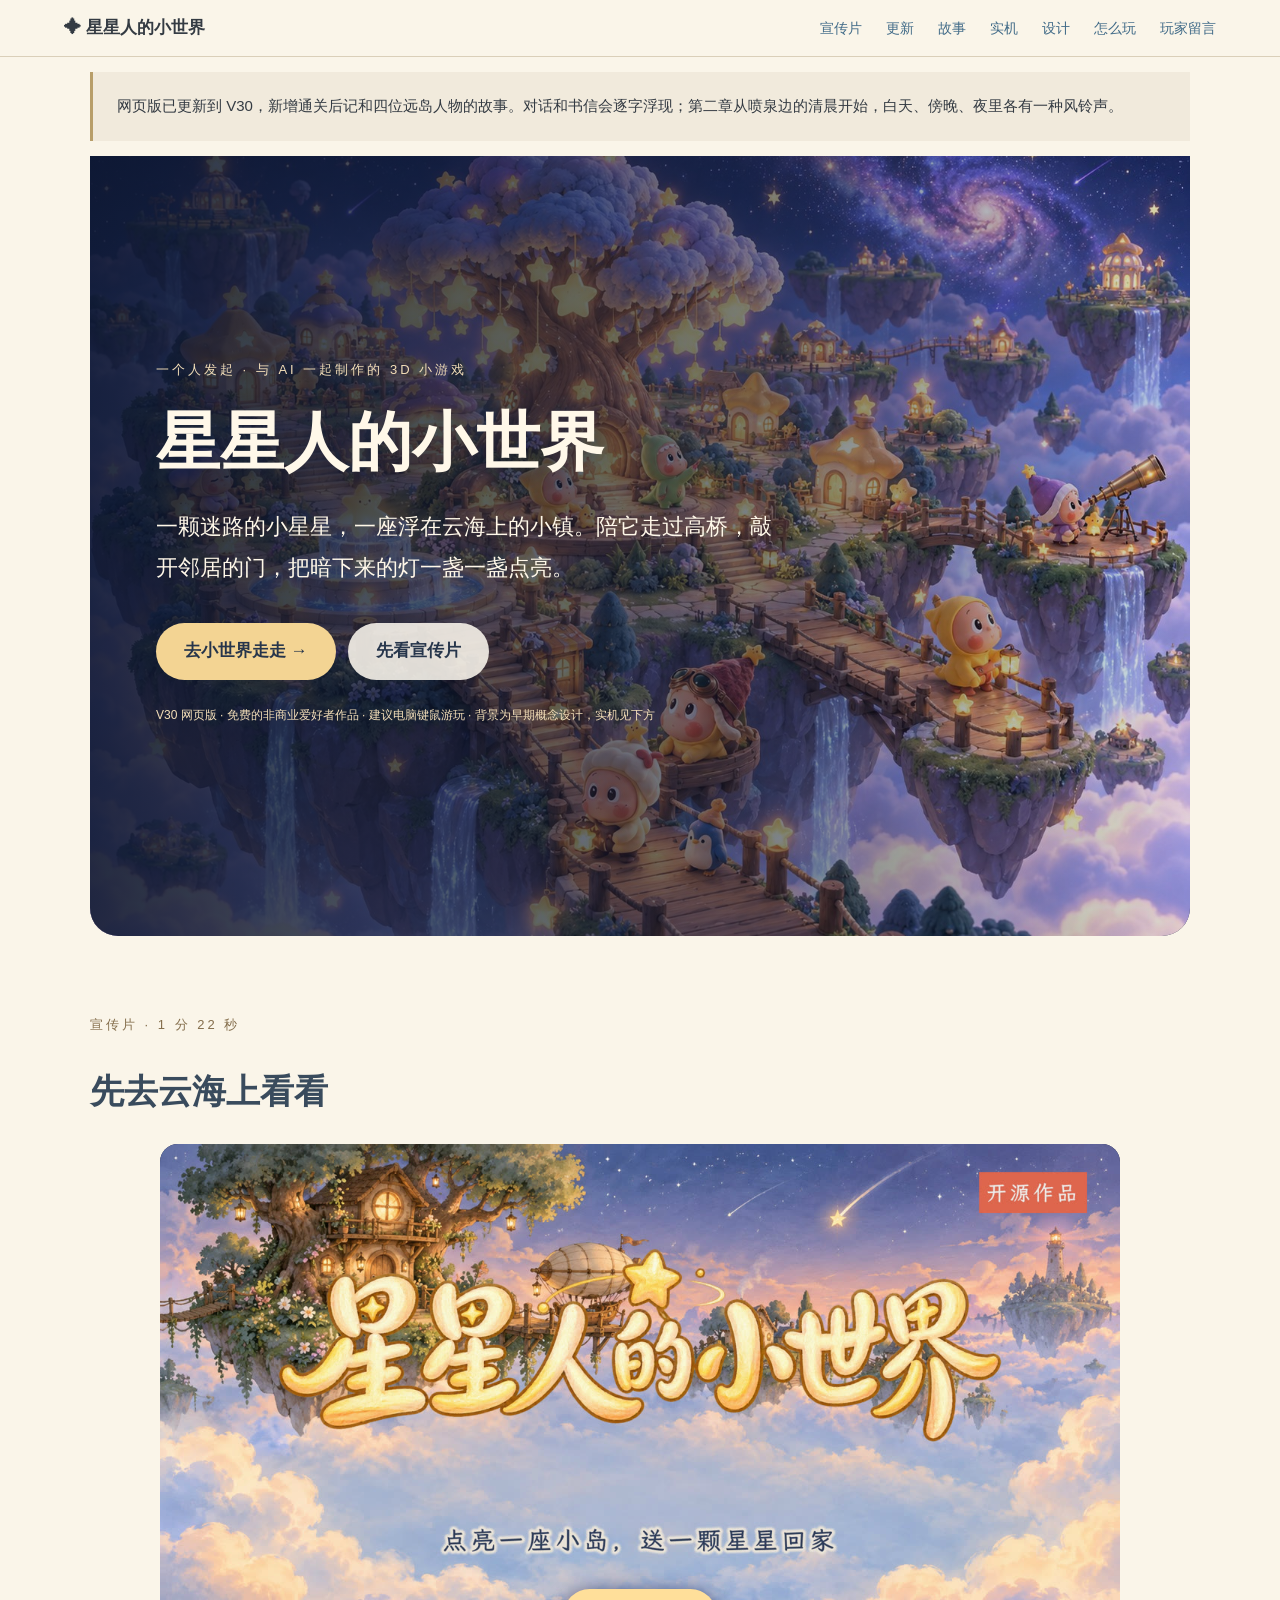
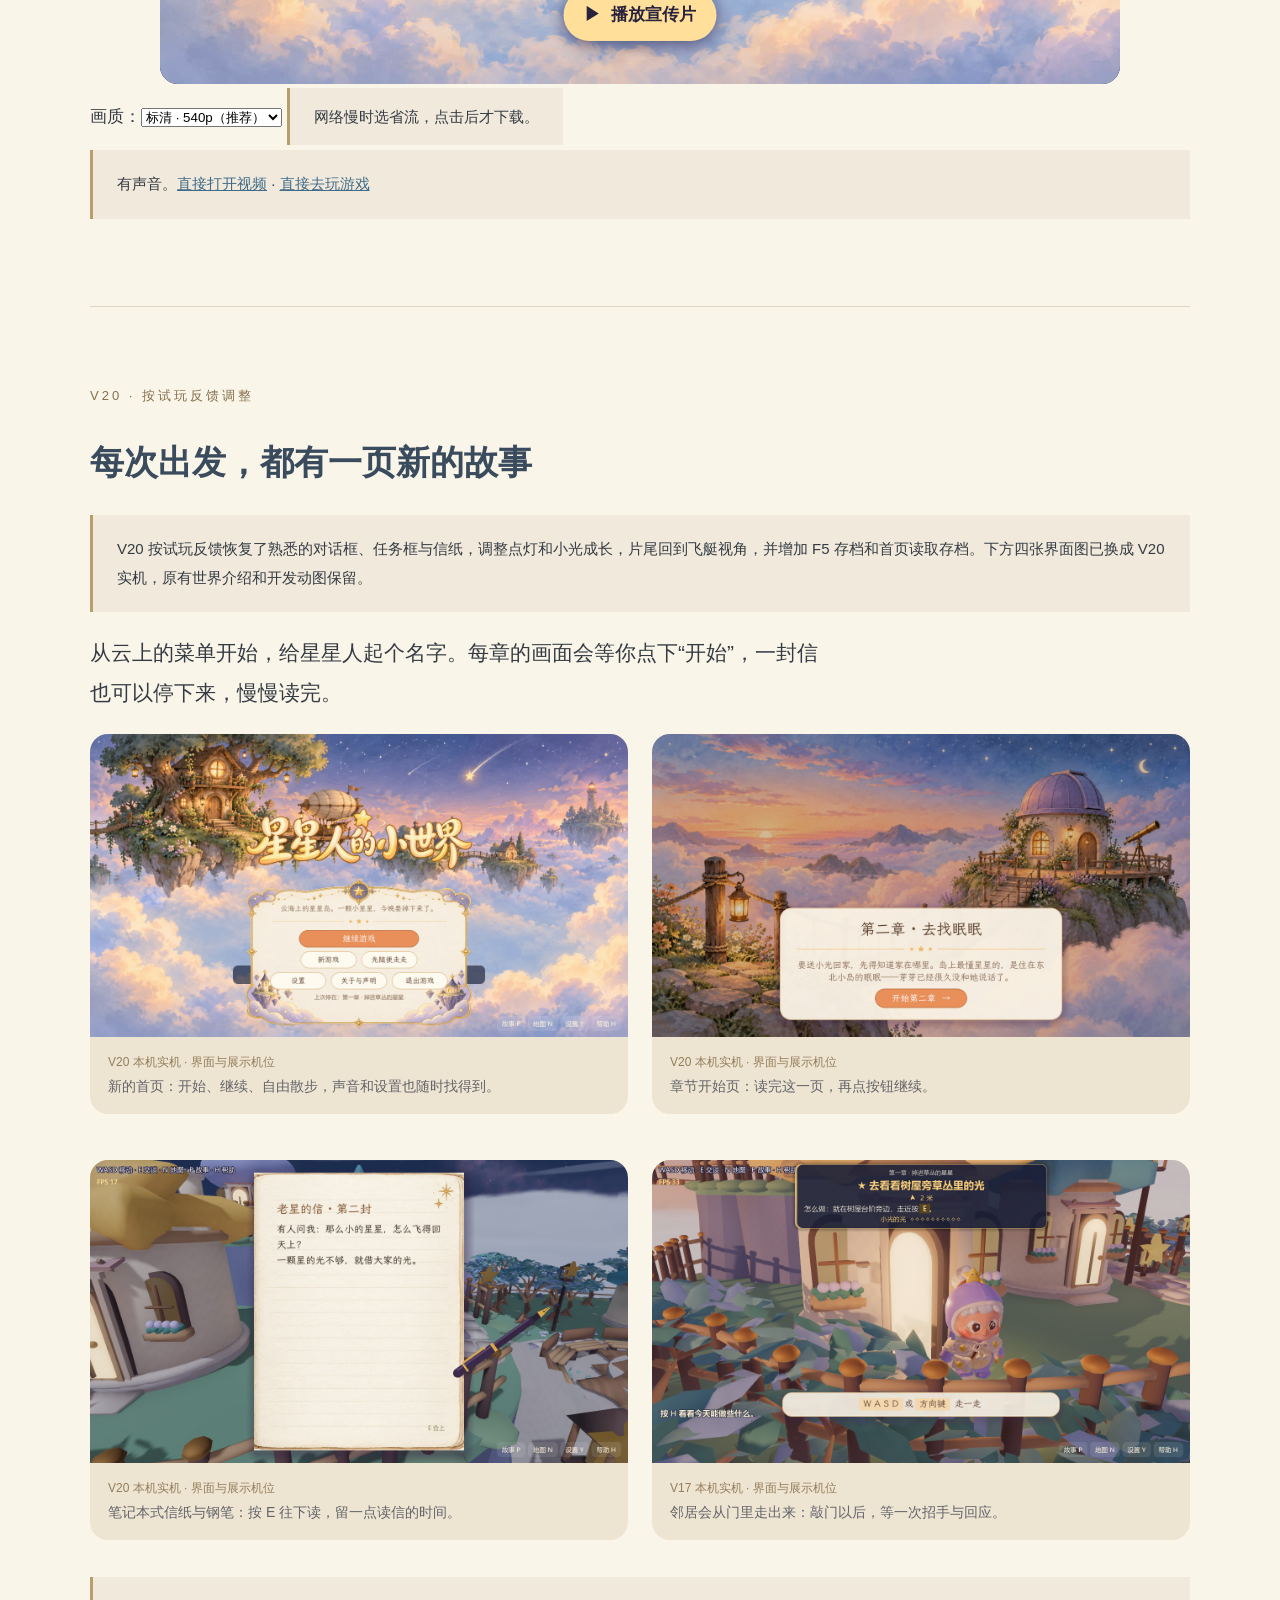
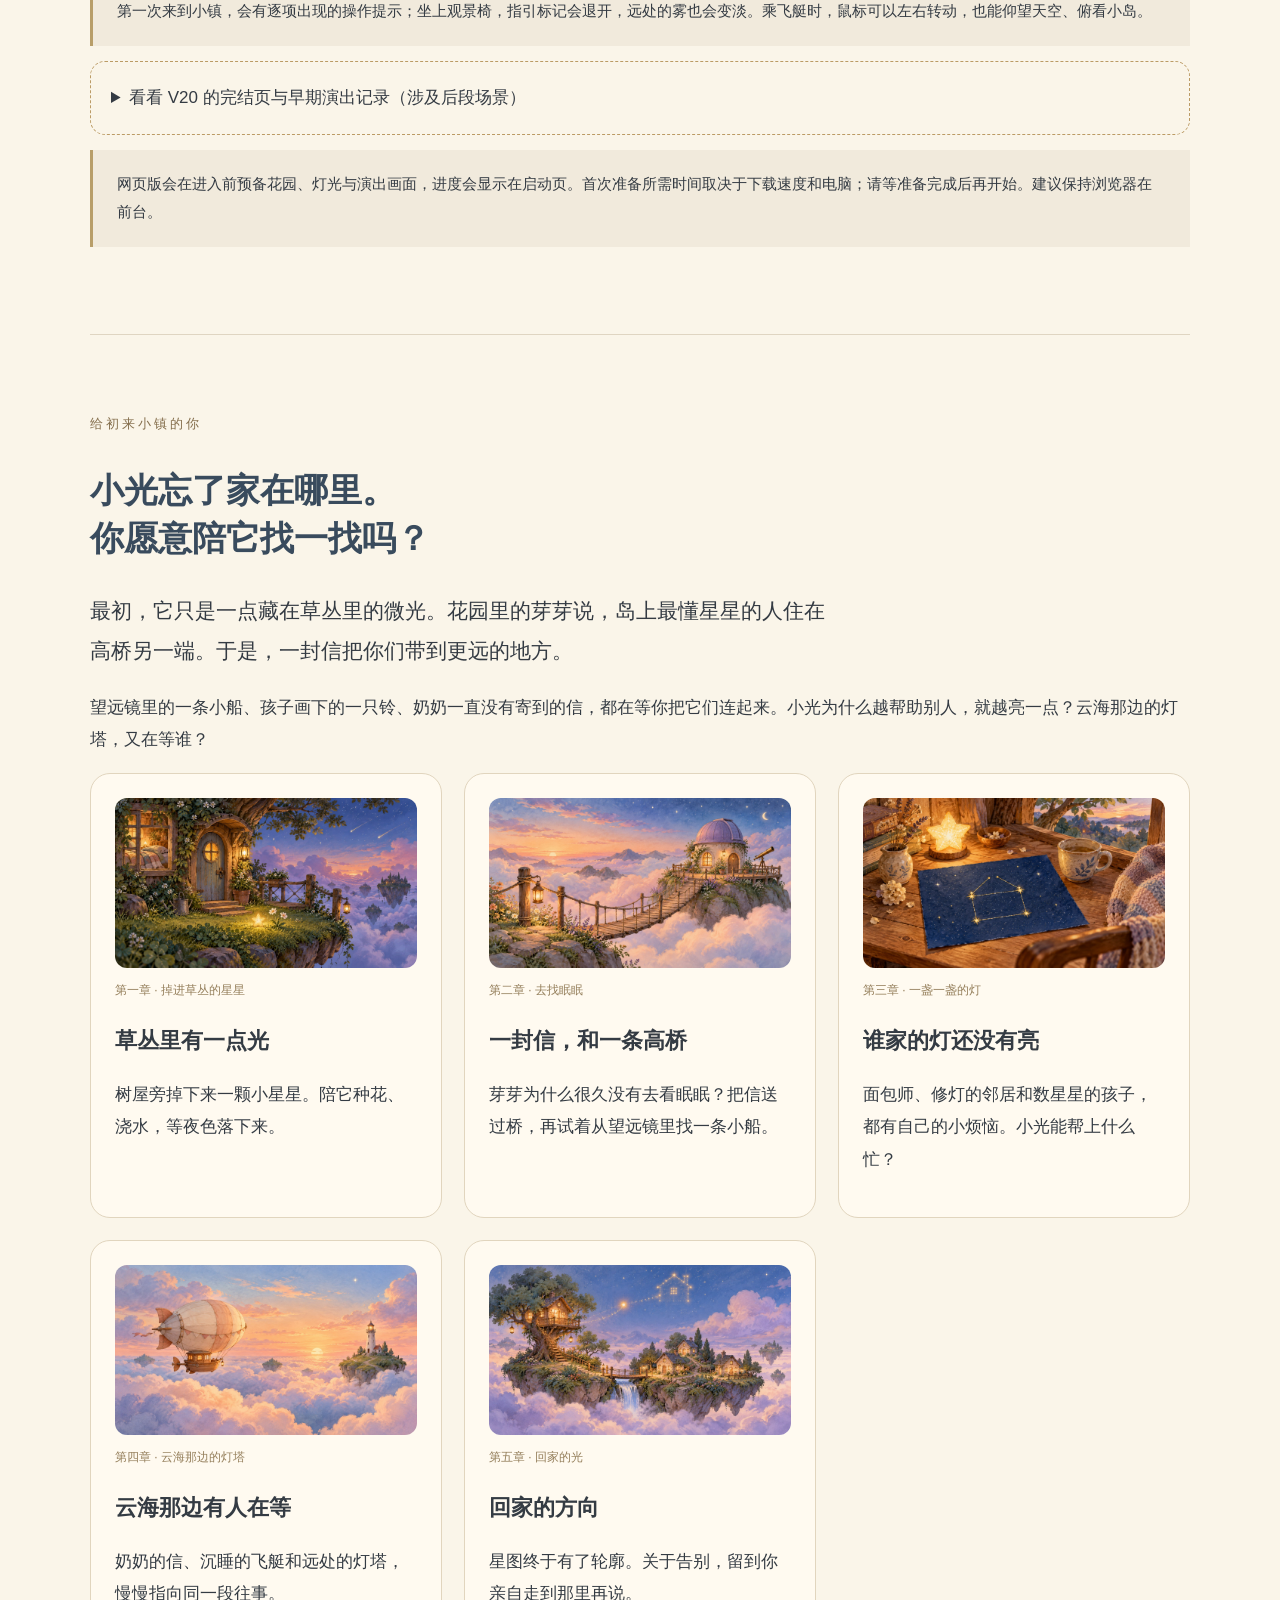
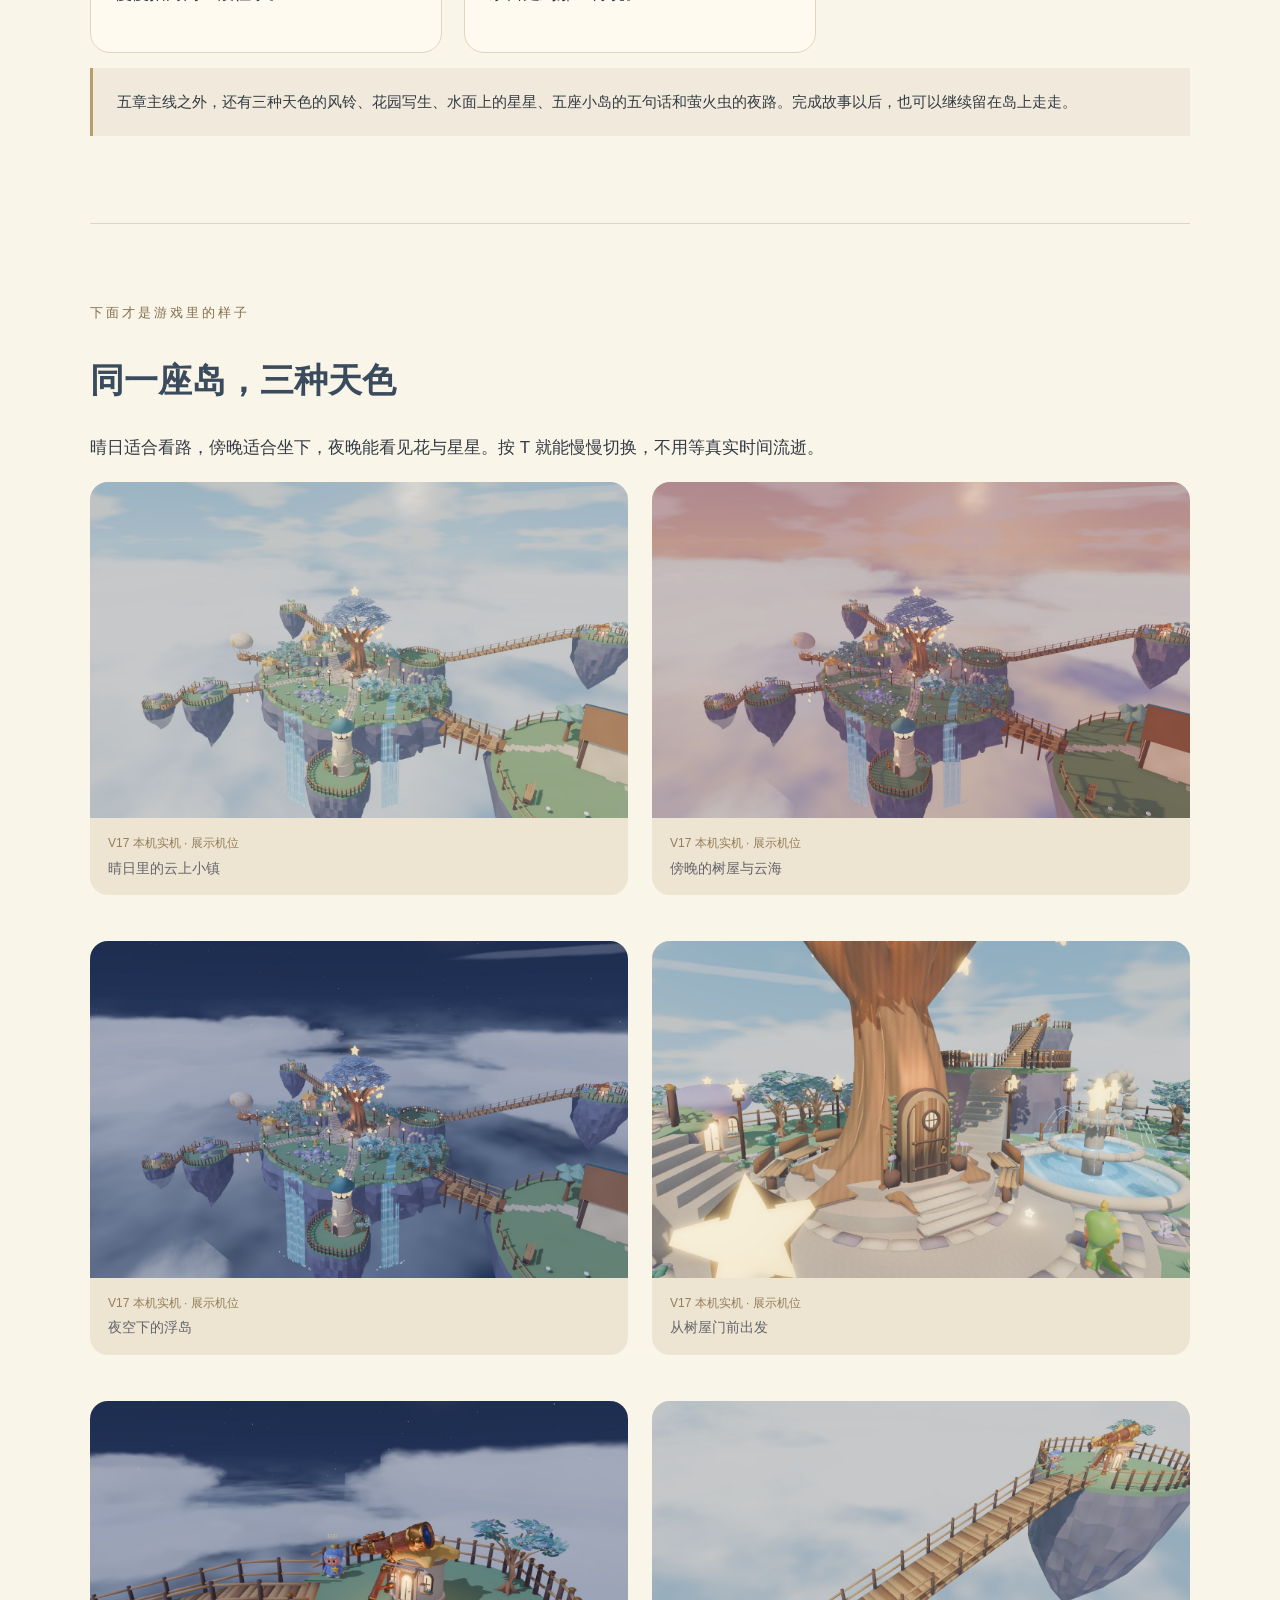
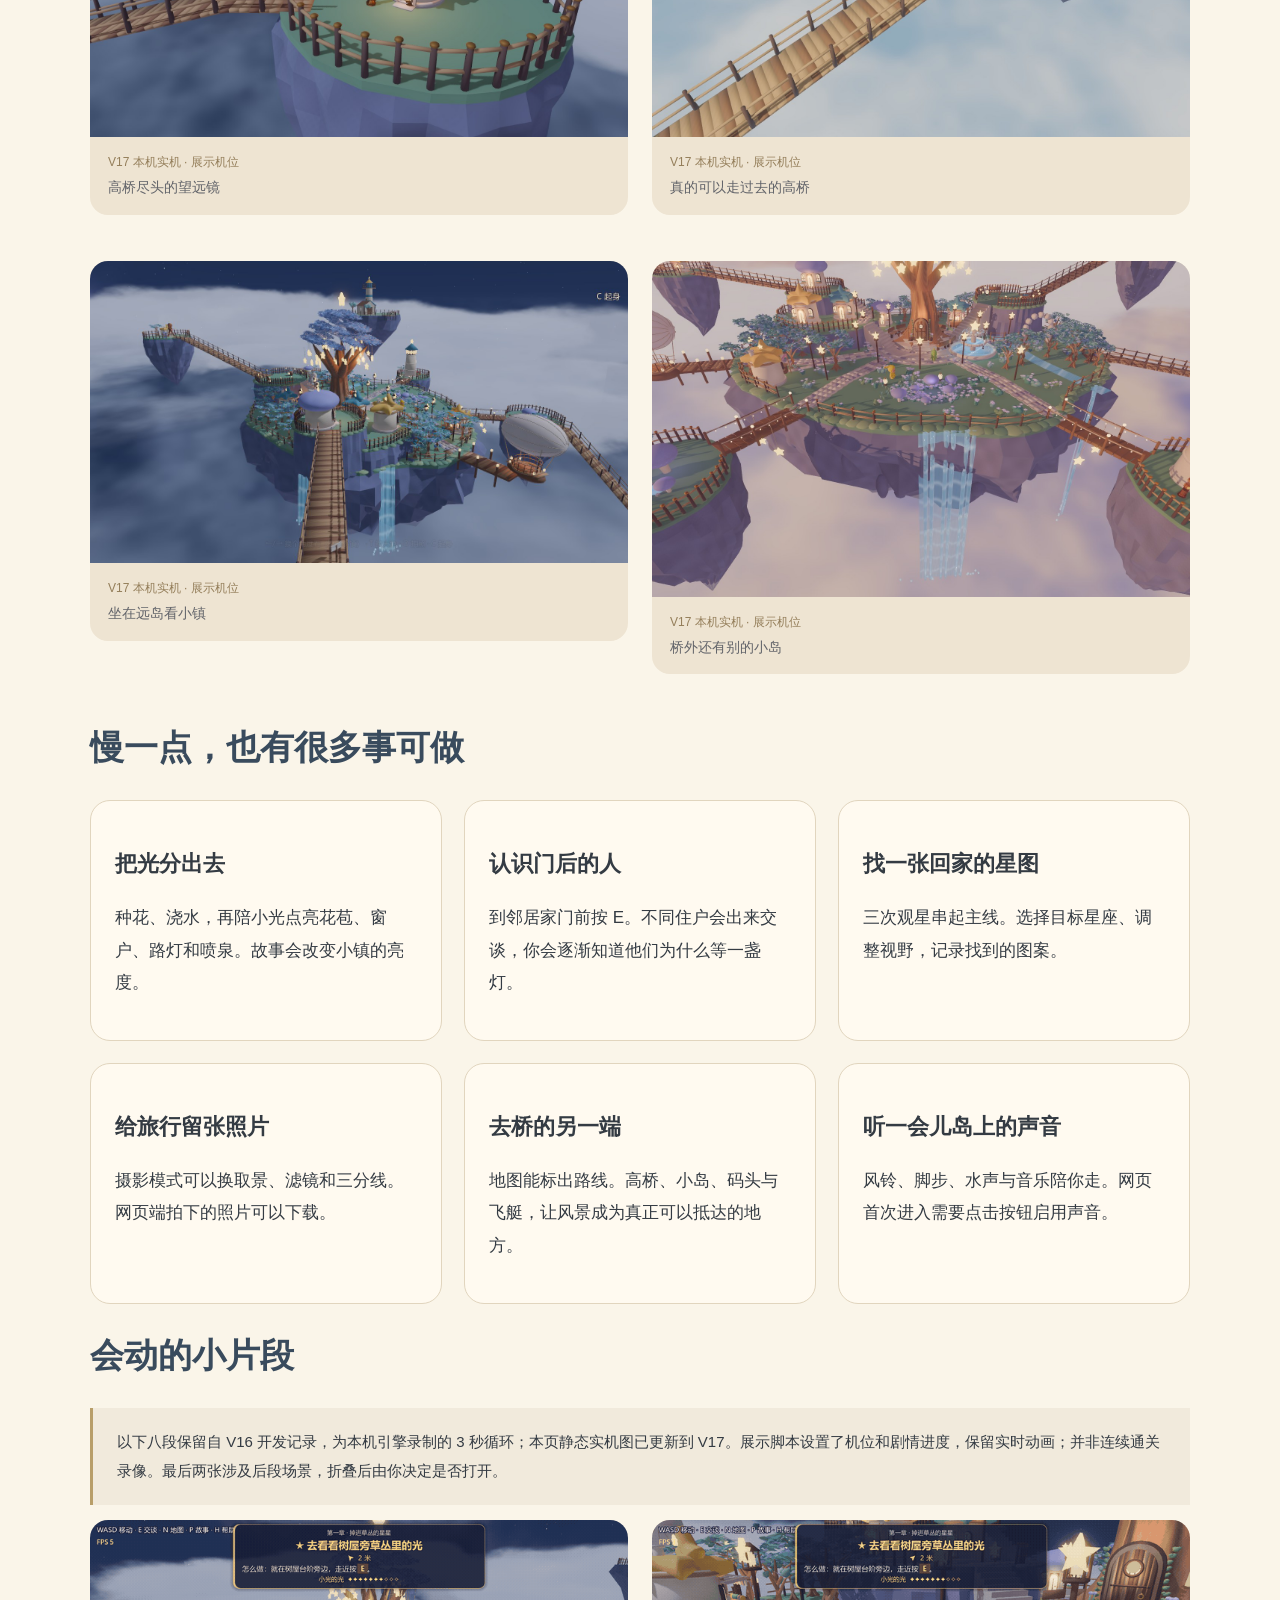
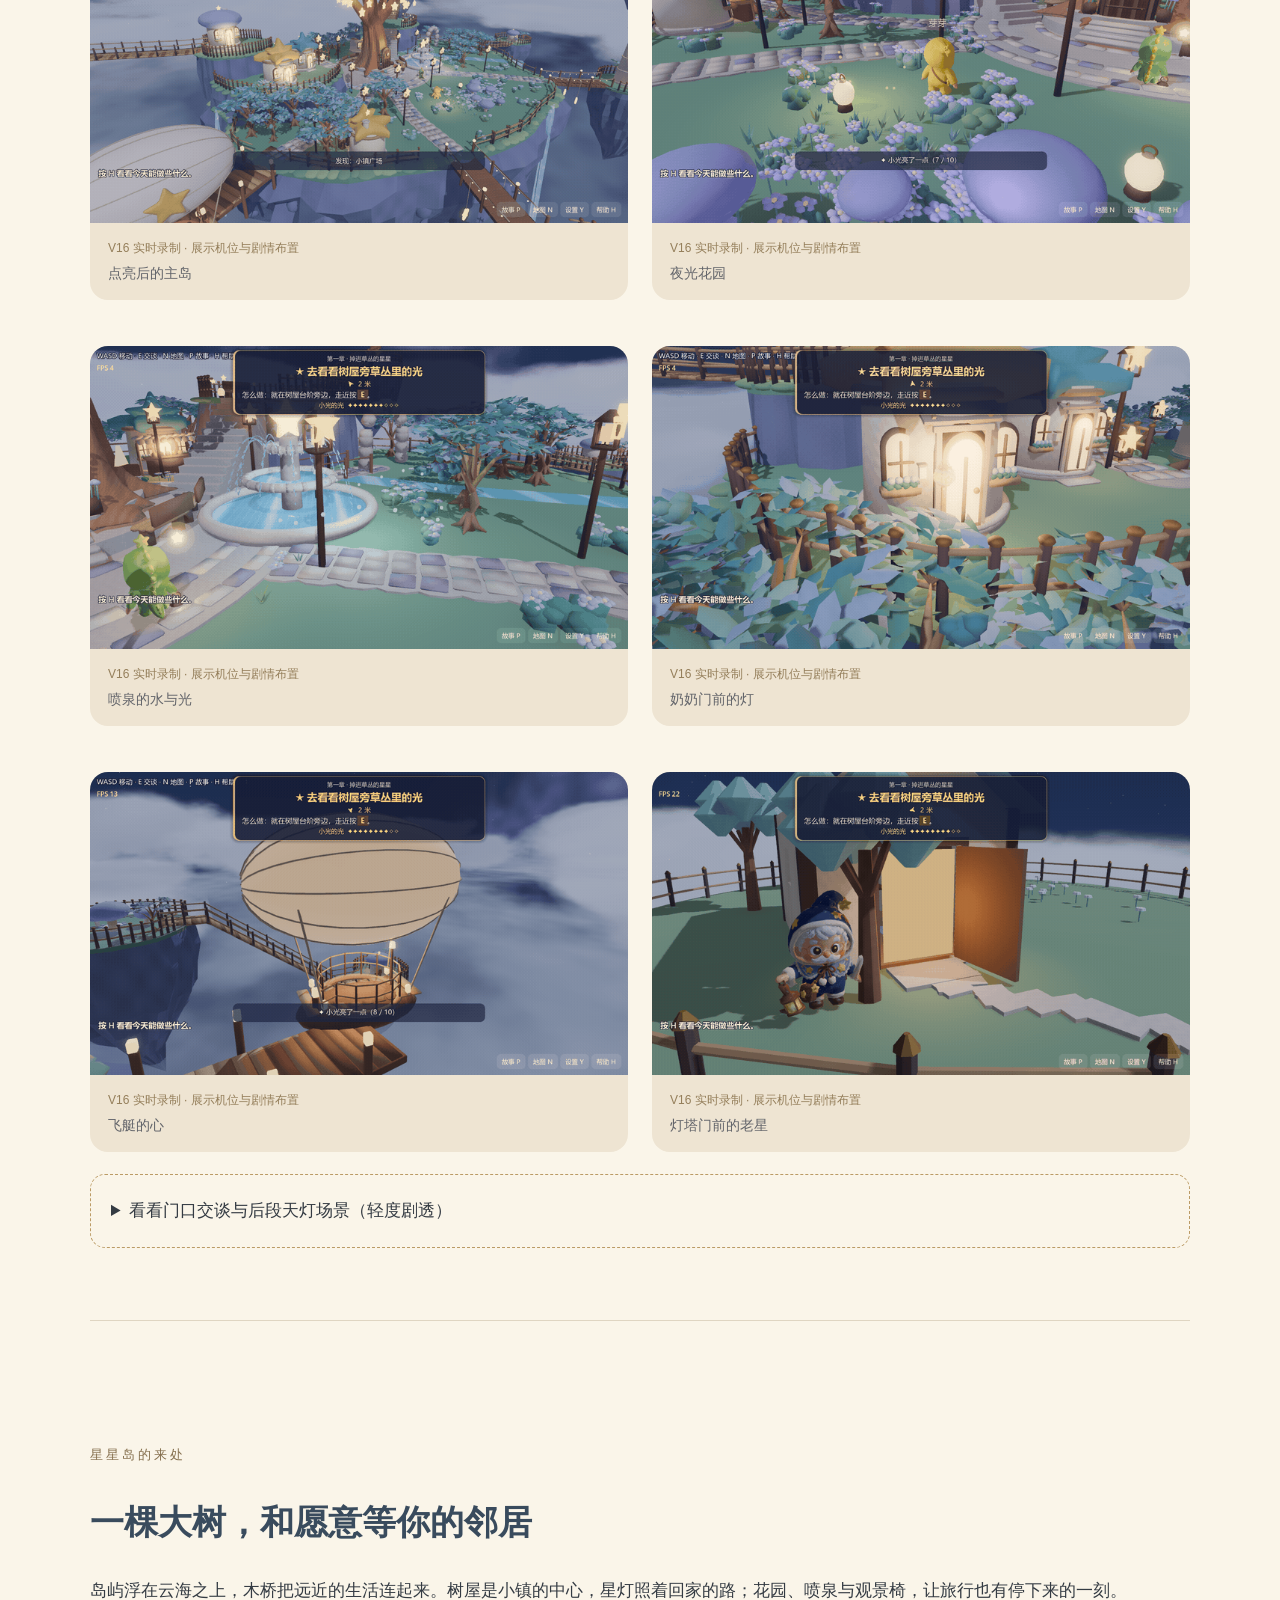
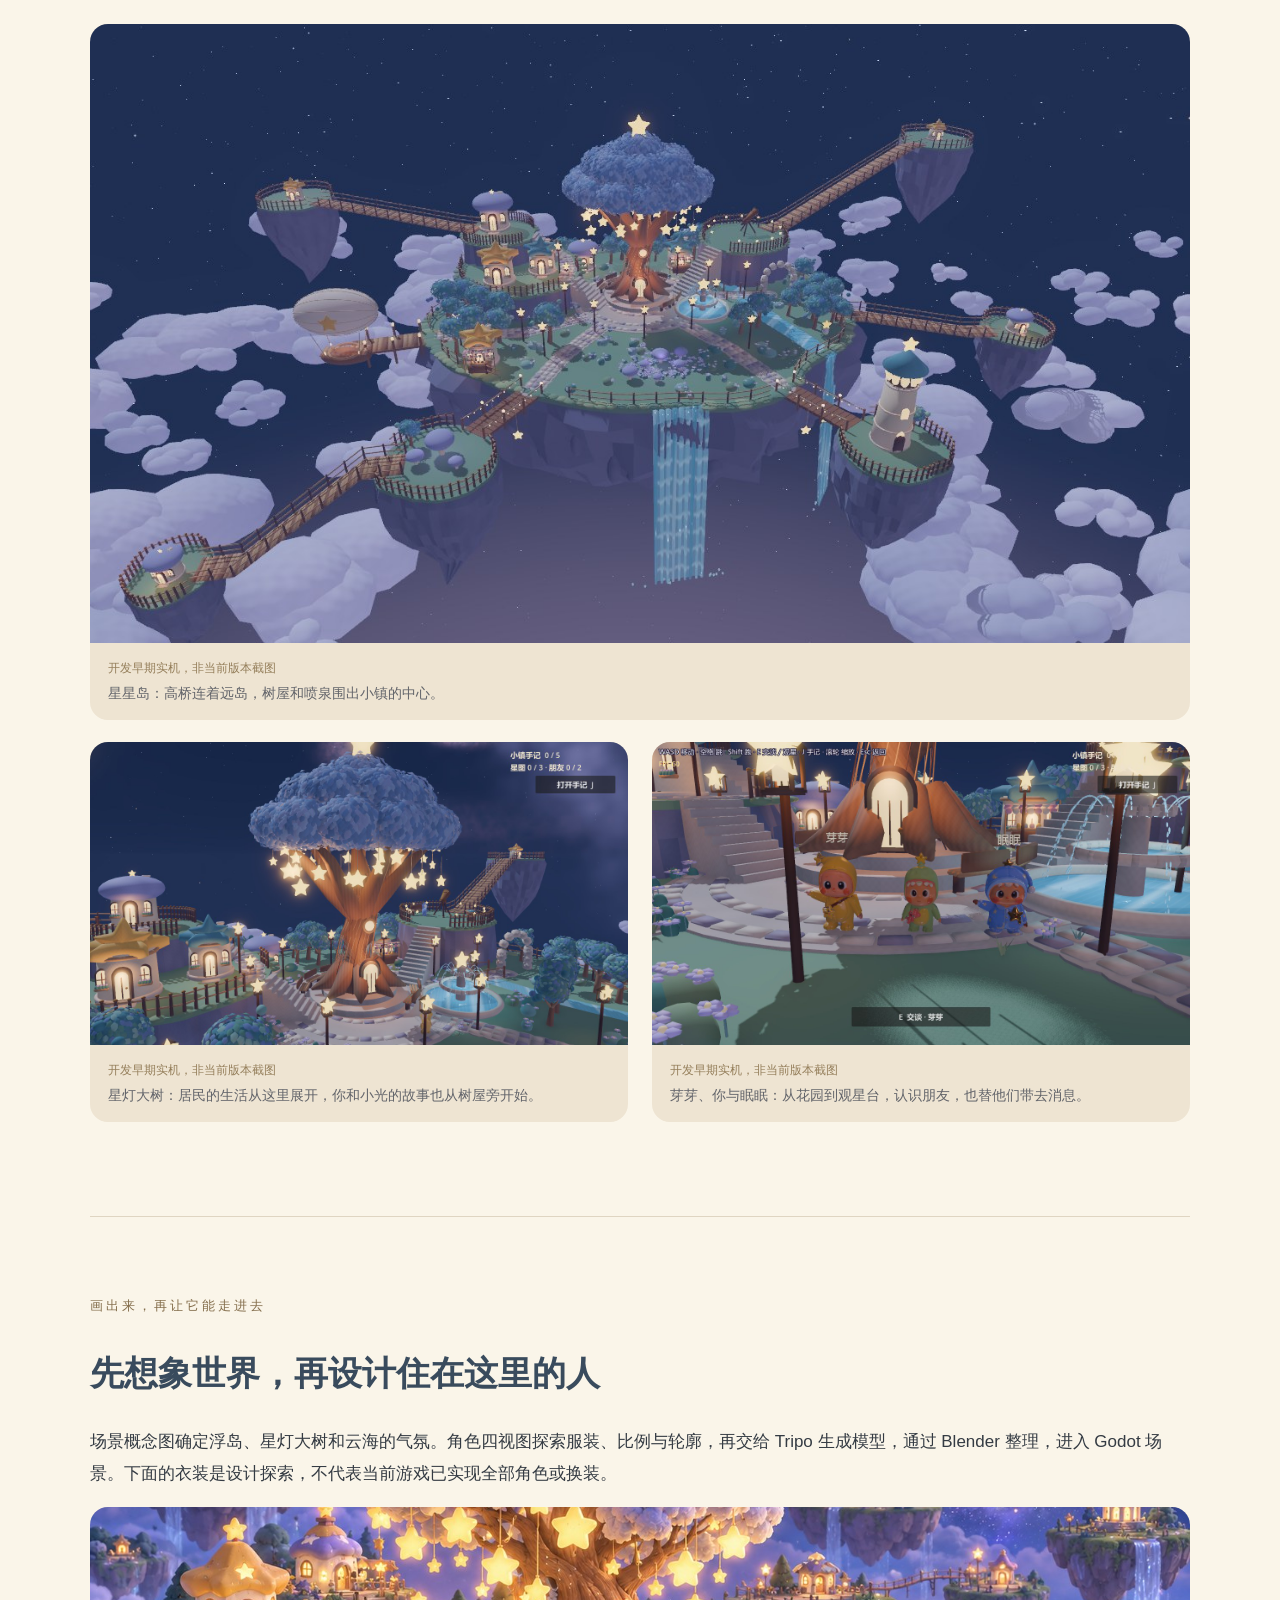
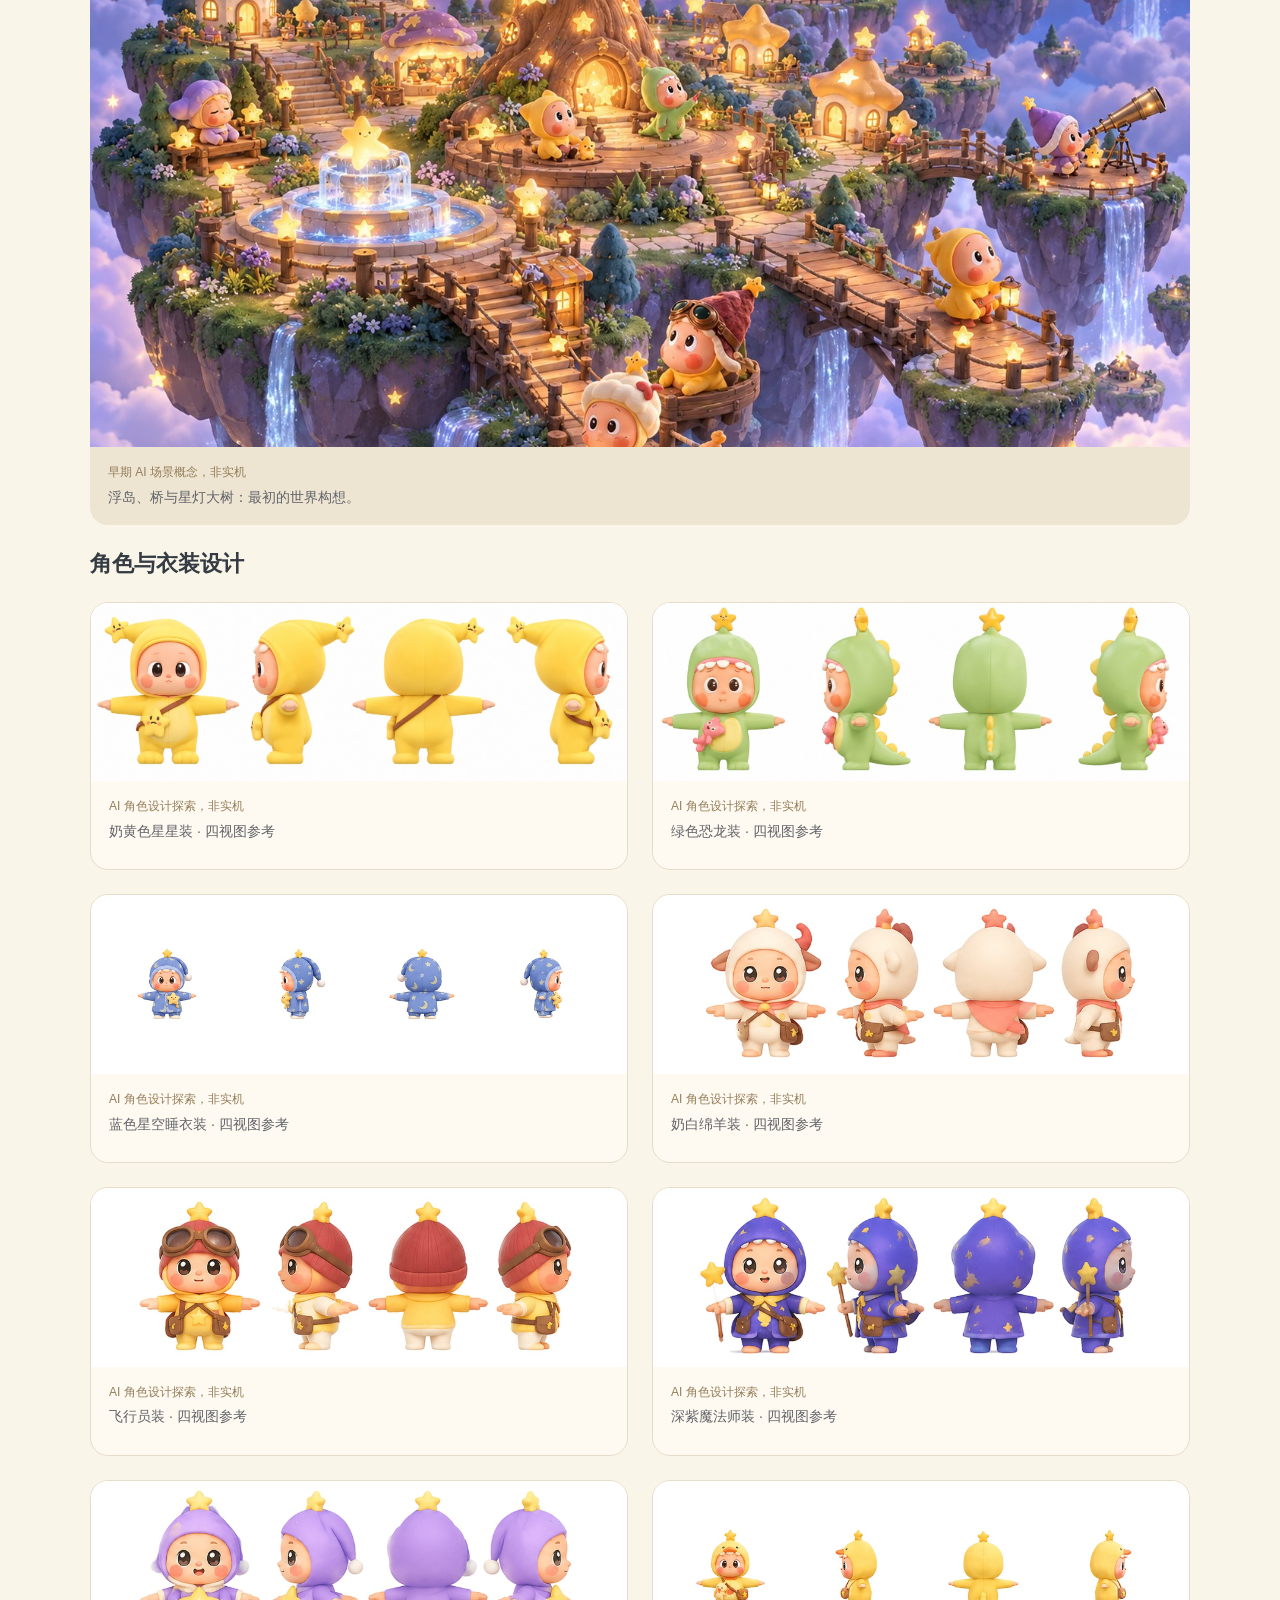
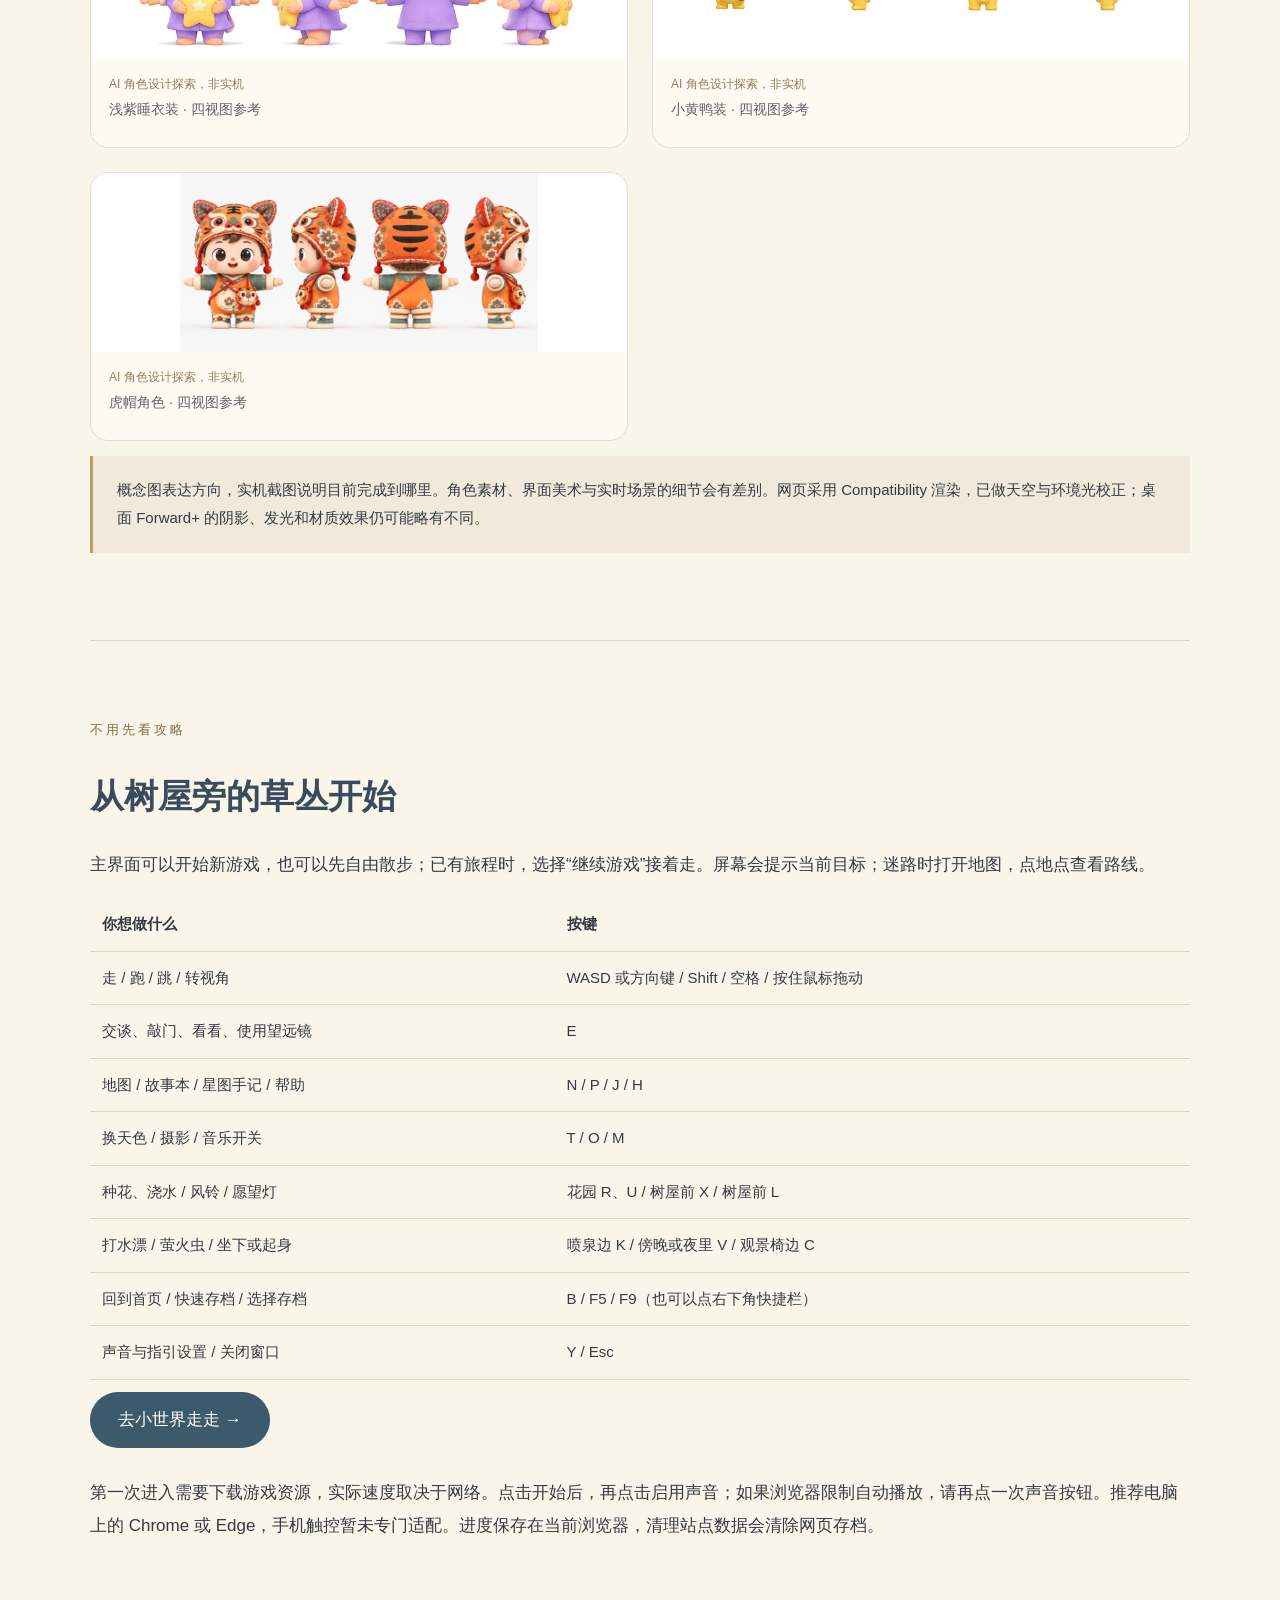
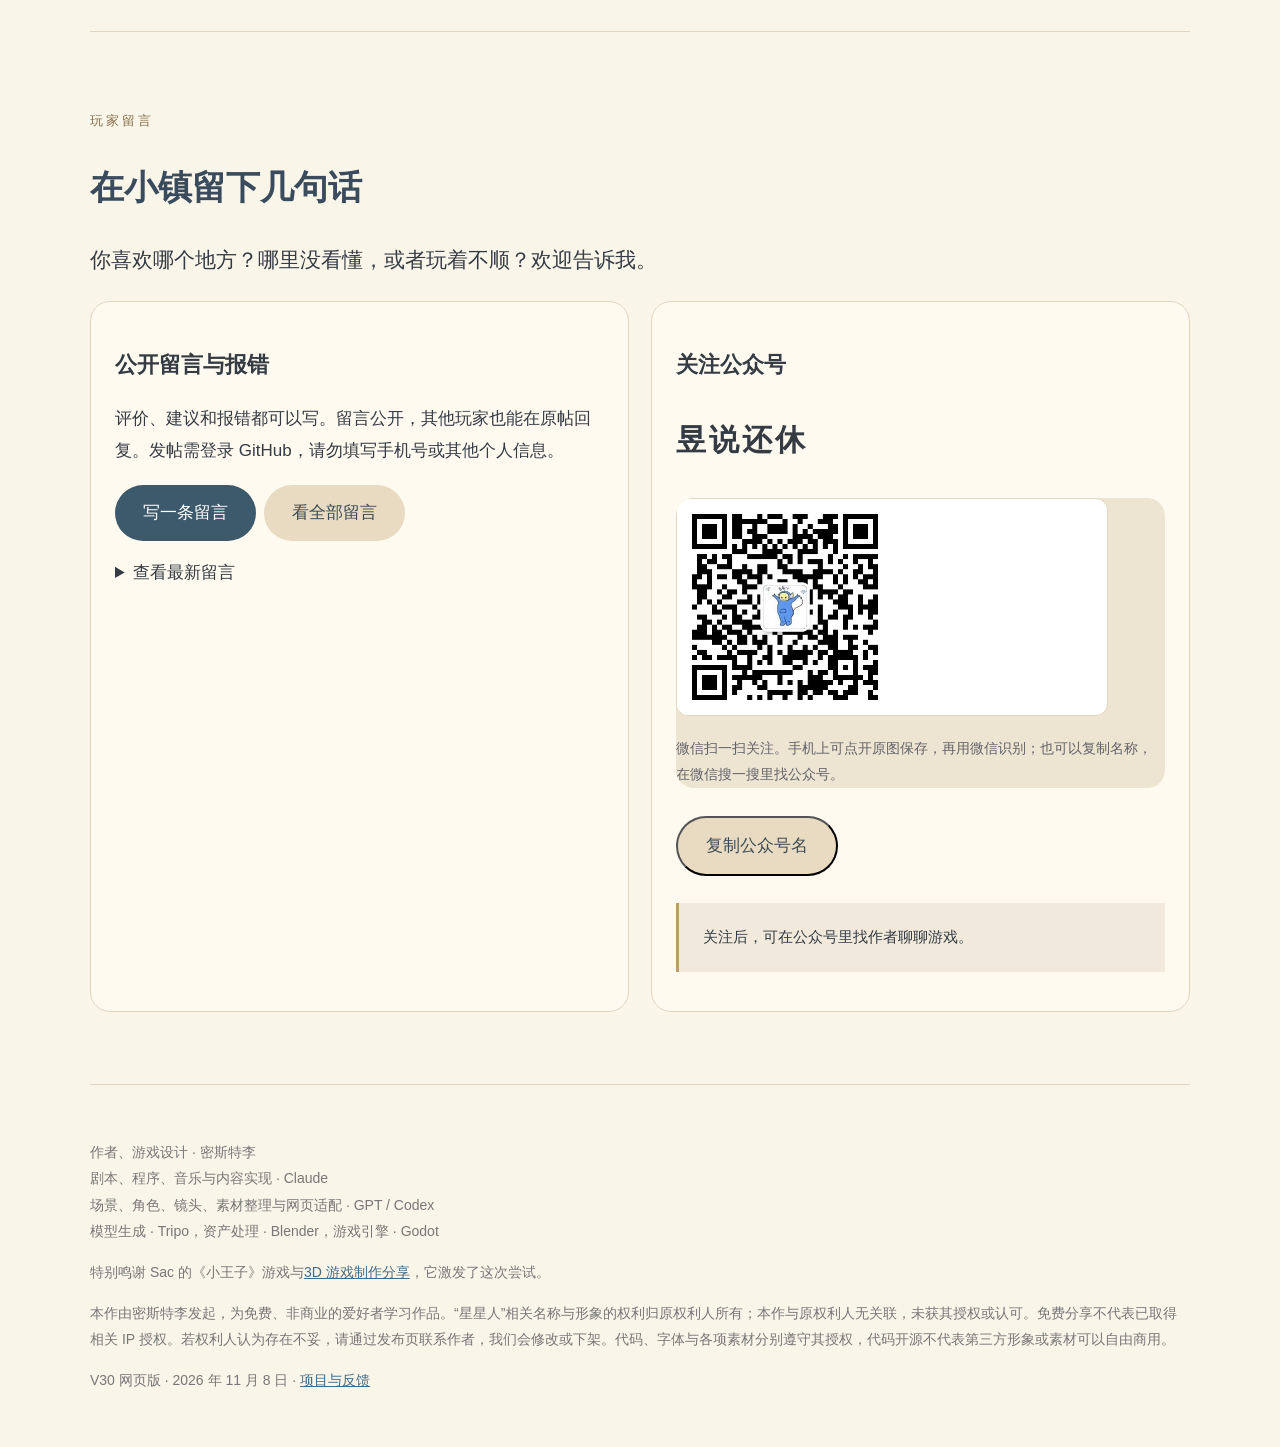
<file: site/index.html>
<!doctype html><html lang="zh-CN"><meta charset="utf-8"><meta name="viewport" content="width=device-width,initial-scale=1"><title>星星人的小世界 · V30 游戏介绍</title><link rel="icon" href="assets/app_icon.png"><style>*{box-sizing:border-box}html{scroll-behavior:smooth}body{margin:0;background:#faf5e9;color:#343b43;font:17px/1.9 Georgia,"Microsoft YaHei",sans-serif}a{color:#416b88}nav{position:sticky;top:0;z-index:10;background:#faf5e9ed;backdrop-filter:blur(12px);padding:12px 5%;display:flex;gap:24px;align-items:center;border-bottom:1px solid #dacfb9}nav b{margin-right:auto}nav a{text-decoration:none;font-size:14px}main{max-width:1160px;margin:auto;padding:0 30px}section{padding:72px 0;border-bottom:1px solid #dfd5c2}h1{font-size:clamp(34px,5vw,66px);line-height:1.3;margin:15px 0}h2{font-size:34px;line-height:1.4;color:#394b5d}h3{font-size:22px;line-height:1.5}.eyebrow{letter-spacing:3px;color:#846e4c;font-size:13px}.lead{max-width:740px;font-size:21px}.hero{position:relative}.hero img{width:100%;border-radius:0 0 32px 32px;display:block}.hero-text{padding:28px 0 0}.btn{display:inline-block;padding:12px 28px;border-radius:40px;background:#3d596c;color:white;text-decoration:none;margin:12px 12px 12px 0}.light{background:#e8dbc2;color:#3d4c54}.grid{display:grid;grid-template-columns:repeat(2,minmax(0,1fr));gap:24px}.cards{display:grid;grid-template-columns:repeat(3,minmax(0,1fr));gap:22px}article.card{padding:24px;background:#fffaf0;border:1px solid #e1d5be;border-radius:20px}figure{margin:0 0 22px;overflow:hidden;border-radius:18px;background:#eee4d2}figure img{width:100%;display:block}figcaption{padding:14px 18px;font-size:14px;color:#62646a}.tag{display:block;font-size:12px;color:#947e5a}.note{padding:20px 24px;border-left:3px solid #b89e69;background:#f1eadc;font-size:15px}.article{max-width:800px;margin:auto}.article p{margin:25px 0}.article h2{margin-top:65px;font-size:28px}footer{padding:40px 0;font-size:14px;color:#777}.spoiler{border:1px dashed #bb9b65;padding:20px;border-radius:15px}details summary{cursor:pointer}table{width:100%;border-collapse:collapse;font-size:15px}td,th{padding:12px;border-bottom:1px solid #e1d5be;text-align:left}@media(max-width:700px){main{padding:0 18px}nav{gap:12px;flex-wrap:wrap}nav b{width:100%}.grid,.cards{grid-template-columns:1fr}section{padding:45px 0}.lead{font-size:18px}}.hero{position:relative;min-height:min(780px,calc(100svh - 65px));display:flex;align-items:center;isolation:isolate;overflow:hidden;border-radius:0 0 28px 28px;background:#192543}.hero>img{position:absolute;inset:0;width:100%;height:100%;object-fit:cover;object-position:center;z-index:-2;border-radius:0}.hero:after{content:"";position:absolute;inset:0;background:linear-gradient(90deg,rgba(13,23,48,.9),rgba(19,27,51,.54) 63%,rgba(19,27,51,.12));z-index:-1}.hero-text{padding:50px 6%;max-width:850px;color:#fff8e9}.hero h1{font-size:clamp(34px,5vw,64px);text-shadow:0 2px 20px #15244088}.hero .eyebrow,.hero .tag{color:#f4dfb9}.hero .lead{font-size:clamp(18px,2vw,22px);max-width:620px}.hero .btn{background:#f3d493;color:#26354b;font-weight:bold}.hero .light{background:#fdf8efde}.references{display:grid;grid-template-columns:repeat(2,minmax(0,1fr));gap:24px;align-items:start}.references figure{margin:0;background:#fffaf1;border:1px solid #e6dcc9}.references img{aspect-ratio:3/1;object-fit:contain;background:white}.references figcaption{min-height:88px}.concept-scene img{max-height:540px;object-fit:cover;object-position:center}.history{margin-top:45px}.history .grid{align-items:start}.grid{align-items:start}@media(max-width:700px){.hero{min-height:650px}.hero-text{padding:35px 7%}.hero:after{background:linear-gradient(0deg,#111c39ed,#17213e77)}.references{grid-template-columns:1fr}.hero .btn{padding:10px 20px}.hero h1{font-size:36px}}</style><link rel="stylesheet" href="assets/community.css"><script src="assets/trailer.js?v=focus-20261118" defer></script><script src="assets/community.js?v=31" defer></script><nav><b>✦ 星星人的小世界</b><a href="#trailer">宣传片</a><a href="#update">更新</a><a href="#story">故事</a><a href="#world">实机</a><a href="#design">设计</a><a href="#play">怎么玩</a><a href="#feedback">玩家留言</a></nav><main>
<p class="note">网页版已更新到 V30，新增通关后记和四位远岛人物的故事。对话和书信会逐字浮现；第二章从喷泉边的清晨开始，白天、傍晚、夜里各有一种风铃声。</p><div class="hero"><img fetchpriority="high" src="assets/concept.jpg" alt="浮岛世界早期概念设计，非游戏实机"><div class="hero-text"><span class="eyebrow">一个人发起 · 与 AI 一起制作的 3D 小游戏</span><h1>星星人的小世界</h1><p class="lead">一颗迷路的小星星，一座浮在云海上的小镇。陪它走过高桥，敲开邻居的门，把暗下来的灯一盏一盏点亮。</p><a class="btn" href="play/">去小世界走走 →</a><a class="btn light" href="#trailer">先看宣传片</a><p class="tag">V30 网页版 · 免费的非商业爱好者作品 · 建议电脑键鼠游玩 · 背景为早期概念设计，实机见下方</p></div></div>
<section id="trailer" aria-labelledby="trailer-title">
  <span class="eyebrow">宣传片 · 1 分 22 秒</span>
  <h2 id="trailer-title">先去云海上看看</h2>
  <div class="trailer-frame">
    <a id="trailer-start" class="trailer-cover" href="trailer/starworld_trailer_540.mp4" aria-label="播放《星星人的小世界》宣传片">
      <img loading="lazy" width="1280" height="720" src="trailer/starworld_trailer_poster.jpg" alt="">
      <span class="trailer-play"><span aria-hidden="true">▶</span> 播放宣传片</span>
    </a>
    <video id="trailer-video" hidden controls preload="none" playsinline aria-label="《星星人的小世界》宣传片" poster="trailer/starworld_trailer_poster.jpg"></video>
  </div>
  <p><label for="trailer-quality">画质：</label><select id="trailer-quality"><option value="360">省流 · 360p</option><option value="540" selected>标清 · 540p（推荐）</option><option value="1080">高清 · 1080p</option></select> <span class="note">网络慢时选省流，点击后才下载。</span></p><p class="note" id="trailer-status" role="status"></p>
  <p class="note">有声音。<a href="trailer/starworld_trailer_540.mp4">直接打开视频</a> · <a href="play/">直接去玩游戏</a></p>
</section>
<section id="update"><span class="eyebrow">V20 · 按试玩反馈调整</span><h2>每次出发，都有一页新的故事</h2><p class="note">V20 按试玩反馈恢复了熟悉的对话框、任务框与信纸，调整点灯和小光成长，片尾回到飞艇视角，并增加 F5 存档和首页读取存档。下方四张界面图已换成 V20 实机，原有世界介绍和开发动图保留。</p><p class="lead">从云上的菜单开始，给星星人起个名字。每章的画面会等你点下“开始”，一封信也可以停下来，慢慢读完。</p><div class="grid"><figure><img loading="lazy" src="assets/v20_home.jpg" alt="新的首页：开始、继续、自由散步，声音和设置也随时找得到。"><figcaption><span class="tag">V20 本机实机 · 界面与展示机位</span>新的首页：开始、继续、自由散步，声音和设置也随时找得到。</figcaption></figure><figure><img loading="lazy" src="assets/v20_chapter.jpg" alt="章节开始页：读完这一页，再点按钮继续。"><figcaption><span class="tag">V20 本机实机 · 界面与展示机位</span>章节开始页：读完这一页，再点按钮继续。</figcaption></figure><figure><img loading="lazy" src="assets/v20_letter.jpg" alt="笔记本式信纸与钢笔：按 E 往下读，留一点读信的时间。"><figcaption><span class="tag">V20 本机实机 · 界面与展示机位</span>笔记本式信纸与钢笔：按 E 往下读，留一点读信的时间。</figcaption></figure><figure><img loading="lazy" src="assets/v17_door.jpg" alt="邻居会从门里走出来：敲门以后，等一次招手与回应。"><figcaption><span class="tag">V17 本机实机 · 界面与展示机位</span>邻居会从门里走出来：敲门以后，等一次招手与回应。</figcaption></figure></div><p class="note">第一次来到小镇，会有逐项出现的操作提示；坐上观景椅，指引标记会退开，远处的雾也会变淡。乘飞艇时，鼠标可以左右转动，也能仰望天空、俯看小岛。</p><details class="spoiler"><summary>看看 V20 的完结页与早期演出记录（涉及后段场景）</summary><p>V20 的片尾围绕飞艇与小光展开。下方广场和天灯图保留为 V17 开发记录，完结页已更新到 V20；具体的故事，留给你自己走到这里。</p><div class="grid"><figure><img loading="lazy" src="assets/v17_square.jpg" alt="小镇居民聚在广场，一起放飞天灯。"><figcaption><span class="tag">V17 实机 · 展示脚本布置后段状态与机位，非连续通关录像</span>小镇居民聚在广场，一起放飞天灯。</figcaption></figure><figure><img loading="lazy" src="assets/v17_lanterns.jpg" alt="飞艇周围亮起天灯，岛上的路与窗灯仍然看得见。"><figcaption><span class="tag">V17 实机 · 展示脚本布置后段状态与机位，非连续通关录像</span>飞艇周围亮起天灯，岛上的路与窗灯仍然看得见。</figcaption></figure><figure><img loading="lazy" src="assets/v20_finale.jpg" alt="故事结束以后，可以继续散步，也可以打开还没完成的小故事。"><figcaption><span class="tag">V20 实机 · 展示脚本布置后段状态与机位，非连续通关录像</span>故事结束以后，可以继续散步，也可以打开还没完成的小故事。</figcaption></figure></div><p><a class="btn" href="play/?preview=ending">单独体验小光的归途 →</a></p><p class="note">此入口含剧情结尾，从码头直接开始，不会更改原来的旅程；关闭后重新打开即可再看。</p></details><p class="note">网页版会在进入前预备花园、灯光与演出画面，进度会显示在启动页。首次准备所需时间取决于下载速度和电脑；请等准备完成后再开始。建议保持浏览器在前台。</p></section><section id="story"><span class="eyebrow">给初来小镇的你</span><h2>小光忘了家在哪里。<br>你愿意陪它找一找吗？</h2><p class="lead">最初，它只是一点藏在草丛里的微光。花园里的芽芽说，岛上最懂星星的人住在高桥另一端。于是，一封信把你们带到更远的地方。</p><p>望远镜里的一条小船、孩子画下的一只铃、奶奶一直没有寄到的信，都在等你把它们连起来。小光为什么越帮助别人，就越亮一点？云海那边的灯塔，又在等谁？</p><div class="cards"><article class="card"><img loading="lazy" src="assets/chapter1.jpg" style="width:100%;border-radius:12px" alt="第1章美术"><span class="tag">第一章 · 掉进草丛的星星</span><h3>草丛里有一点光</h3><p>树屋旁掉下来一颗小星星。陪它种花、浇水，等夜色落下来。</p></article><article class="card"><img loading="lazy" src="assets/chapter2.jpg" style="width:100%;border-radius:12px" alt="第2章美术"><span class="tag">第二章 · 去找眠眠</span><h3>一封信，和一条高桥</h3><p>芽芽为什么很久没有去看眠眠？把信送过桥，再试着从望远镜里找一条小船。</p></article><article class="card"><img loading="lazy" src="assets/chapter3.jpg" style="width:100%;border-radius:12px" alt="第3章美术"><span class="tag">第三章 · 一盏一盏的灯</span><h3>谁家的灯还没有亮</h3><p>面包师、修灯的邻居和数星星的孩子，都有自己的小烦恼。小光能帮上什么忙？</p></article><article class="card"><img loading="lazy" src="assets/chapter4.jpg" style="width:100%;border-radius:12px" alt="第4章美术"><span class="tag">第四章 · 云海那边的灯塔</span><h3>云海那边有人在等</h3><p>奶奶的信、沉睡的飞艇和远处的灯塔，慢慢指向同一段往事。</p></article><article class="card"><img loading="lazy" src="assets/chapter5.jpg" style="width:100%;border-radius:12px" alt="第5章美术"><span class="tag">第五章 · 回家的光</span><h3>回家的方向</h3><p>星图终于有了轮廓。关于告别，留到你亲自走到那里再说。</p></article></div><p class="note">五章主线之外，还有三种天色的风铃、花园写生、水面上的星星、五座小岛的五句话和萤火虫的夜路。完成故事以后，也可以继续留在岛上走走。</p></section><section id="world"><span class="eyebrow">下面才是游戏里的样子</span><h2>同一座岛，三种天色</h2><p>晴日适合看路，傍晚适合坐下，夜晚能看见花与星星。按 T 就能慢慢切换，不用等真实时间流逝。</p><div class="grid"><figure><img loading="lazy" src="assets/day.jpg" alt="晴日里的云上小镇"><figcaption><span class="tag">V17 本机实机 · 展示机位</span>晴日里的云上小镇</figcaption></figure><figure><img loading="lazy" src="assets/dusk.jpg" alt="傍晚的树屋与云海"><figcaption><span class="tag">V17 本机实机 · 展示机位</span>傍晚的树屋与云海</figcaption></figure><figure><img loading="lazy" src="assets/night.jpg" alt="夜空下的浮岛"><figcaption><span class="tag">V17 本机实机 · 展示机位</span>夜空下的浮岛</figcaption></figure><figure><img loading="lazy" src="assets/treehouse.jpg" alt="从树屋门前出发"><figcaption><span class="tag">V17 本机实机 · 展示机位</span>从树屋门前出发</figcaption></figure><figure><img loading="lazy" src="assets/observatory.jpg" alt="高桥尽头的望远镜"><figcaption><span class="tag">V17 本机实机 · 展示机位</span>高桥尽头的望远镜</figcaption></figure><figure><img loading="lazy" src="assets/bridge.jpg" alt="真的可以走过去的高桥"><figcaption><span class="tag">V17 本机实机 · 展示机位</span>真的可以走过去的高桥</figcaption></figure><figure><img loading="lazy" src="assets/chair.jpg" alt="坐在远岛看小镇"><figcaption><span class="tag">V17 本机实机 · 展示机位</span>坐在远岛看小镇</figcaption></figure><figure><img loading="lazy" src="assets/islands.jpg" alt="桥外还有别的小岛"><figcaption><span class="tag">V17 本机实机 · 展示机位</span>桥外还有别的小岛</figcaption></figure></div><h2>慢一点，也有很多事可做</h2><div class="cards"><article class="card"><h3>把光分出去</h3><p>种花、浇水，再陪小光点亮花苞、窗户、路灯和喷泉。故事会改变小镇的亮度。</p></article><article class="card"><h3>认识门后的人</h3><p>到邻居家门前按 E。不同住户会出来交谈，你会逐渐知道他们为什么等一盏灯。</p></article><article class="card"><h3>找一张回家的星图</h3><p>三次观星串起主线。选择目标星座、调整视野，记录找到的图案。</p></article><article class="card"><h3>给旅行留张照片</h3><p>摄影模式可以换取景、滤镜和三分线。网页端拍下的照片可以下载。</p></article><article class="card"><h3>去桥的另一端</h3><p>地图能标出路线。高桥、小岛、码头与飞艇，让风景成为真正可以抵达的地方。</p></article><article class="card"><h3>听一会儿岛上的声音</h3><p>风铃、脚步、水声与音乐陪你走。网页首次进入需要点击按钮启用声音。</p></article></div><h2>会动的小片段</h2><p class="note">以下八段保留自 V16 开发记录，为本机引擎录制的 3 秒循环；本页静态实机图已更新到 V17。展示脚本设置了机位和剧情进度，保留实时动画；并非连续通关录像。最后两张涉及后段场景，折叠后由你决定是否打开。</p><div class="grid"><figure><img loading="lazy" src="assets/01_点亮后的主岛.gif" alt="点亮后的主岛"><figcaption><span class="tag">V16 实时录制 · 展示机位与剧情布置</span>点亮后的主岛</figcaption></figure><figure><img loading="lazy" src="assets/02_夜光花园.gif" alt="夜光花园"><figcaption><span class="tag">V16 实时录制 · 展示机位与剧情布置</span>夜光花园</figcaption></figure><figure><img loading="lazy" src="assets/03_喷泉的水与光.gif" alt="喷泉的水与光"><figcaption><span class="tag">V16 实时录制 · 展示机位与剧情布置</span>喷泉的水与光</figcaption></figure><figure><img loading="lazy" src="assets/04_奶奶门前的灯.gif" alt="奶奶门前的灯"><figcaption><span class="tag">V16 实时录制 · 展示机位与剧情布置</span>奶奶门前的灯</figcaption></figure><figure><img loading="lazy" src="assets/05_飞艇的心.gif" alt="飞艇的心"><figcaption><span class="tag">V16 实时录制 · 展示机位与剧情布置</span>飞艇的心</figcaption></figure><figure><img loading="lazy" src="assets/06_灯塔门前的老星.gif" alt="灯塔门前的老星"><figcaption><span class="tag">V16 实时录制 · 展示机位与剧情布置</span>灯塔门前的老星</figcaption></figure></div><details class="spoiler"><summary>看看门口交谈与后段天灯场景（轻度剧透）</summary><div class="grid"><figure><img loading="lazy" src="assets/07_门口的交谈.gif" alt="门口的交谈"><figcaption><span class="tag">V16 实时录制 · 后段场景</span>门口的交谈</figcaption></figure><figure><img loading="lazy" src="assets/08_云海上方的天灯.gif" alt="云海上方的天灯"><figcaption><span class="tag">V16 实时录制 · 后段场景</span>云海上方的天灯</figcaption></figure></div></details></section><section class="history"><span class="eyebrow">星星岛的来处</span><h2>一棵大树，和愿意等你的邻居</h2><p>岛屿浮在云海之上，木桥把远近的生活连起来。树屋是小镇的中心，星灯照着回家的路；花园、喷泉与观景椅，让旅行也有停下来的一刻。</p><figure><img loading="lazy" src="assets/history_island.jpg" alt="星星岛：高桥连着远岛，树屋和喷泉围出小镇的中心。"><figcaption><span class="tag">开发早期实机，非当前版本截图</span>星星岛：高桥连着远岛，树屋和喷泉围出小镇的中心。</figcaption></figure><div class="grid"><figure><img loading="lazy" src="assets/history_tree.jpg" alt="星灯大树：居民的生活从这里展开，你和小光的故事也从树屋旁开始。"><figcaption><span class="tag">开发早期实机，非当前版本截图</span>星灯大树：居民的生活从这里展开，你和小光的故事也从树屋旁开始。</figcaption></figure><figure><img loading="lazy" src="assets/history_friends.jpg" alt="芽芽、你与眠眠：从花园到观星台，认识朋友，也替他们带去消息。"><figcaption><span class="tag">开发早期实机，非当前版本截图</span>芽芽、你与眠眠：从花园到观星台，认识朋友，也替他们带去消息。</figcaption></figure></div></section><section id="design"><span class="eyebrow">画出来，再让它能走进去</span><h2>先想象世界，再设计住在这里的人</h2><p>场景概念图确定浮岛、星灯大树和云海的气氛。角色四视图探索服装、比例与轮廓，再交给 Tripo 生成模型，通过 Blender 整理，进入 Godot 场景。下面的衣装是设计探索，不代表当前游戏已实现全部角色或换装。</p><div class="concept-scene"><figure><img loading="lazy" src="assets/concept.jpg" alt="浮岛、桥与星灯大树：最初的世界构想。"><figcaption><span class="tag">早期 AI 场景概念，非实机</span>浮岛、桥与星灯大树：最初的世界构想。</figcaption></figure></div><h3>角色与衣装设计</h3><div class="references"><figure><img loading="lazy" src="assets/star_views.jpg" alt="奶黄色星星装 · 四视图参考"><figcaption><span class="tag">AI 角色设计探索，非实机</span>奶黄色星星装 · 四视图参考</figcaption></figure><figure><img loading="lazy" src="assets/dino_views.jpg" alt="绿色恐龙装 · 四视图参考"><figcaption><span class="tag">AI 角色设计探索，非实机</span>绿色恐龙装 · 四视图参考</figcaption></figure><figure><img loading="lazy" src="assets/blue_views.jpg" alt="蓝色星空睡衣装 · 四视图参考"><figcaption><span class="tag">AI 角色设计探索，非实机</span>蓝色星空睡衣装 · 四视图参考</figcaption></figure><figure><img loading="lazy" src="assets/sheep_views.jpg" alt="奶白绵羊装 · 四视图参考"><figcaption><span class="tag">AI 角色设计探索，非实机</span>奶白绵羊装 · 四视图参考</figcaption></figure><figure><img loading="lazy" src="assets/pilot_views.jpg" alt="飞行员装 · 四视图参考"><figcaption><span class="tag">AI 角色设计探索，非实机</span>飞行员装 · 四视图参考</figcaption></figure><figure><img loading="lazy" src="assets/wizard_views.jpg" alt="深紫魔法师装 · 四视图参考"><figcaption><span class="tag">AI 角色设计探索，非实机</span>深紫魔法师装 · 四视图参考</figcaption></figure><figure><img loading="lazy" src="assets/lilac_views.jpg" alt="浅紫睡衣装 · 四视图参考"><figcaption><span class="tag">AI 角色设计探索，非实机</span>浅紫睡衣装 · 四视图参考</figcaption></figure><figure><img loading="lazy" src="assets/duck_views.jpg" alt="小黄鸭装 · 四视图参考"><figcaption><span class="tag">AI 角色设计探索，非实机</span>小黄鸭装 · 四视图参考</figcaption></figure><figure><img loading="lazy" src="assets/tiger_views.jpg" alt="虎帽角色 · 四视图参考"><figcaption><span class="tag">AI 角色设计探索，非实机</span>虎帽角色 · 四视图参考</figcaption></figure></div><p class="note">概念图表达方向，实机截图说明目前完成到哪里。角色素材、界面美术与实时场景的细节会有差别。网页采用 Compatibility 渲染，已做天空与环境光校正；桌面 Forward+ 的阴影、发光和材质效果仍可能略有不同。</p></section><section id="play"><span class="eyebrow">不用先看攻略</span><h2>从树屋旁的草丛开始</h2><p>主界面可以开始新游戏，也可以先自由散步；已有旅程时，选择“继续游戏”接着走。屏幕会提示当前目标；迷路时打开地图，点地点查看路线。</p><table><tr><th>你想做什么</th><th>按键</th></tr><tr><td>走 / 跑 / 跳 / 转视角</td><td>WASD 或方向键 / Shift / 空格 / 按住鼠标拖动</td></tr><tr><td>交谈、敲门、看看、使用望远镜</td><td>E</td></tr><tr><td>地图 / 故事本 / 星图手记 / 帮助</td><td>N / P / J / H</td></tr><tr><td>换天色 / 摄影 / 音乐开关</td><td>T / O / M</td></tr><tr><td>种花、浇水 / 风铃 / 愿望灯</td><td>花园 R、U / 树屋前 X / 树屋前 L</td></tr><tr><td>打水漂 / 萤火虫 / 坐下或起身</td><td>喷泉边 K / 傍晚或夜里 V / 观景椅边 C</td></tr><tr><td>回到首页 / 快速存档 / 选择存档</td><td>B / F5 / F9（也可以点右下角快捷栏）</td></tr><tr><td>声音与指引设置 / 关闭窗口</td><td>Y / Esc</td></tr></table><a class="btn" href="play/">去小世界走走 →</a><p>第一次进入需要下载游戏资源，实际速度取决于网络。点击开始后，再点击启用声音；如果浏览器限制自动播放，请再点一次声音按钮。推荐电脑上的 Chrome 或 Edge，手机触控暂未专门适配。进度保存在当前浏览器，清理站点数据会清除网页存档。</p></section><section id="feedback" aria-labelledby="feedback-title">
  <span class="eyebrow">玩家留言</span>
  <h2 id="feedback-title">在小镇留下几句话</h2>
  <p class="lead">你喜欢哪个地方？哪里没看懂，或者玩着不顺？欢迎告诉我。</p>
  <div class="cards feedback-cards">
    <article class="card">
      <h3>公开留言与报错</h3>
      <p>评价、建议和报错都可以写。留言公开，其他玩家也能在原帖回复。发帖需登录 GitHub，请勿填写手机号或其他个人信息。</p>
      <div class="feedback-actions"><a class="btn" href="https://github.com/stillwaterss/starworld/issues/new?template=player-feedback.yml">写一条留言</a><a class="btn light" href="https://github.com/stillwaterss/starworld/issues?q=is%3Aissue+label%3Aplayer-feedback">看全部留言</a></div>
      <details id="feedback-recent"><summary>查看最新留言</summary><p class="note" id="feedback-status" role="status">也可通过「看全部留言」查看。</p><ul id="feedback-list"></ul></details>
    </article>
    <article class="card">
      <h3>关注公众号</h3>
      <p class="account-name"><strong id="wechat-name">昱说还休</strong></p>
      <figure class="wechat-qr">
        <a href="assets/wechat-yushuohaixiu.jpg" aria-label="查看昱说还休公众号二维码原图"><img src="assets/wechat-yushuohaixiu.jpg" width="430" height="430" loading="lazy" alt="昱说还休微信公众号关注二维码"></a>
        <figcaption>微信扫一扫关注。手机上可点开原图保存，再用微信识别；也可以复制名称，在微信搜一搜里找公众号。</figcaption>
      </figure>
      <button class="btn light" id="wechat-copy" type="button" hidden>复制公众号名</button>
      <p class="note" id="wechat-status" role="status">关注后，可在公众号里找作者聊聊游戏。</p>
    </article>
  </div>
</section>
<footer><p>作者、游戏设计 · 密斯特李<br>剧本、程序、音乐与内容实现 · Claude<br>场景、角色、镜头、素材整理与网页适配 · GPT / Codex<br>模型生成 · Tripo，资产处理 · Blender，游戏引擎 · Godot</p><p>特别鸣谢 Sac 的《小王子》游戏与<a href="https://x.com/Saccc_c/status/2110694725640474759">3D 游戏制作分享</a>，它激发了这次尝试。</p><p>本作由密斯特李发起，为免费、非商业的爱好者学习作品。“星星人”相关名称与形象的权利归原权利人所有；本作与原权利人无关联，未获其授权或认可。免费分享不代表已取得相关 IP 授权。若权利人认为存在不妥，请通过发布页联系作者，我们会修改或下架。代码、字体与各项素材分别遵守其授权，代码开源不代表第三方形象或素材可以自由商用。</p><p>V30 网页版 · 2026 年 11 月 8 日 · <a href="https://github.com/stillwaterss/starworld">项目与反馈</a></p></footer></main></html>
</file>
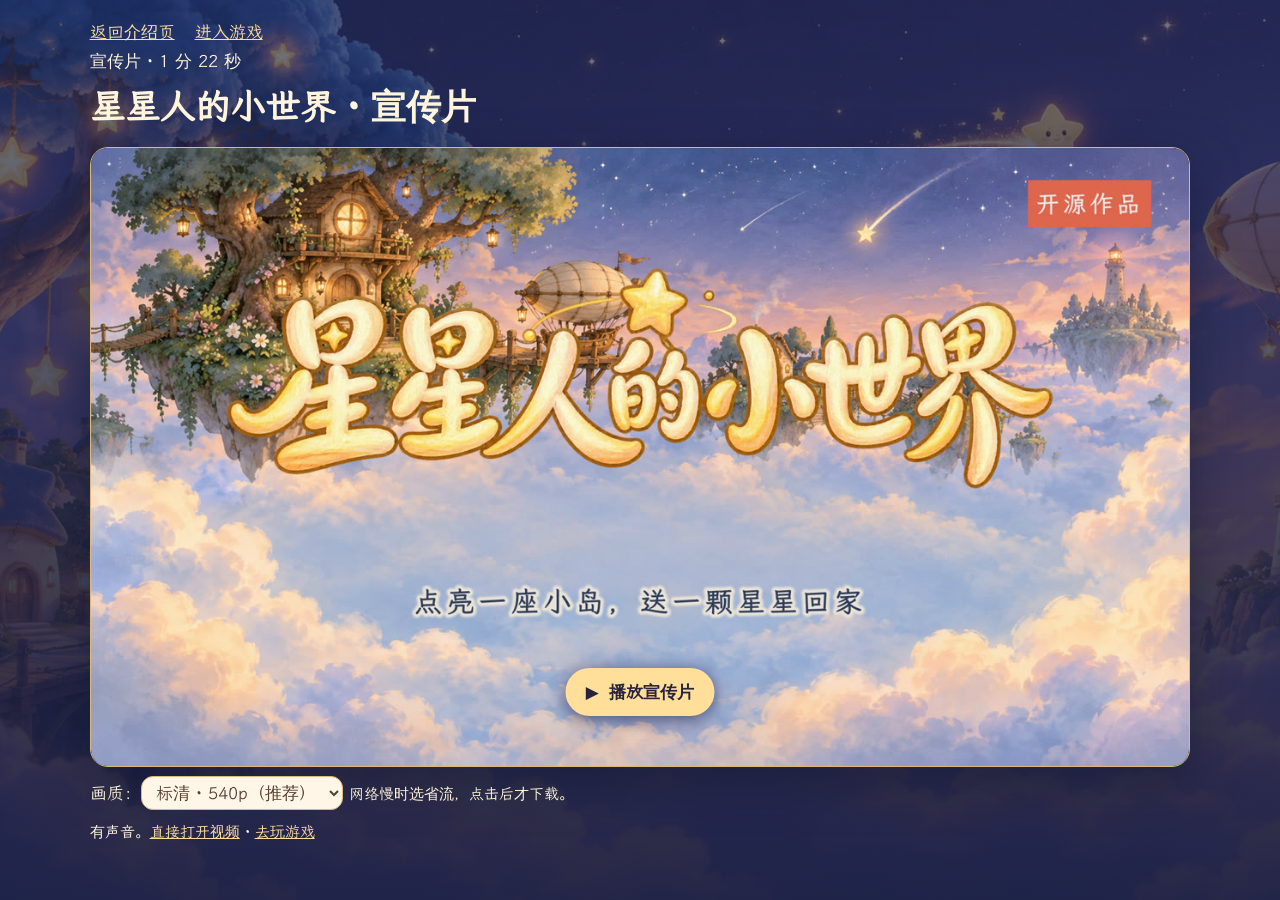
<file: site/trailer.html>
<!doctype html>
<html lang="zh-CN">
<head>
<meta charset="utf-8">
<meta name="viewport" content="width=device-width,initial-scale=1">
<title>星星人的小世界 · 宣传片</title>
<link rel="icon" href="assets/app_icon.png">
<link rel="stylesheet" href="assets/community.css">
<script src="assets/trailer.js?v=focus-20261118" defer></script>
<style>
@font-face{font-family:StarworldUI;src:url('assets/starworld-ui-v17-animations.woff2');font-display:swap}
*{box-sizing:border-box}body{margin:0;min-height:100vh;background:linear-gradient(#181e4199,#181e41ee),url('assets/world-cover.webp') center/cover fixed;color:#fff4dc;font:17px/1.7 StarworldUI,system-ui,sans-serif}main{width:min(86%,1600px);margin:auto;padding:clamp(12px,2vh,22px) 0 18px}nav{display:flex;gap:20px}a{color:#ffde9d}h2{font-size:clamp(23px,3vw,35px);font-weight:600;margin:.05em 0 .28em}.trailer-frame{width:100%;max-width:none}#trailer p{margin:.55em 0}@media(max-width:700px){main{width:calc(100% - 24px)}}select{background:#fff6e8;color:#573f32;border:1px solid #dcb879;border-radius:12px;padding:5px 10px;font:inherit}.trailer-frame{border:1px solid #dcb879;box-shadow:0 16px 45px #11163088}.note{font-size:15px}
</style>
</head>
<body><main>
<nav aria-label="导航"><a href="./">返回介绍页</a><a href="play/">进入游戏</a></nav>
<section id="trailer" aria-labelledby="trailer-title">
  <span class="eyebrow">宣传片 · 1 分 22 秒</span>
  <h2 id="trailer-title">星星人的小世界 · 宣传片</h2>
  <div class="trailer-frame">
    <a id="trailer-start" class="trailer-cover" href="trailer/starworld_trailer_540.mp4" aria-label="播放《星星人的小世界》宣传片">
      <img loading="lazy" width="1280" height="720" src="trailer/starworld_trailer_poster.jpg" alt="">
      <span class="trailer-play"><span aria-hidden="true">▶</span> 播放宣传片</span>
    </a>
    <video id="trailer-video" hidden controls preload="none" playsinline aria-label="《星星人的小世界》宣传片" poster="trailer/starworld_trailer_poster.jpg"></video>
  </div>
  <p><label for="trailer-quality">画质：</label><select id="trailer-quality"><option value="360">省流 · 360p</option><option value="540" selected>标清 · 540p（推荐）</option><option value="1080">高清 · 1080p</option></select> <span class="note">网络慢时选省流，点击后才下载。</span></p><p class="note" id="trailer-status" role="status"></p>
  <p class="note">有声音。<a href="trailer/starworld_trailer_540.mp4">直接打开视频</a> · <a href="play/">去玩游戏</a></p>
</section>
</main></body></html>
</file>
<file: site/assets/community.css>
#trailer,#feedback{scroll-margin-top:88px}
.trailer-frame{max-width:960px;margin:0 auto;background:#1b2142;border-radius:18px;overflow:hidden}
.trailer-cover,#trailer-video{display:block;width:100%;aspect-ratio:16/9}
.trailer-cover{position:relative;color:#28233d}
.trailer-cover img{display:block;width:100%;height:100%;object-fit:cover}
.trailer-play{position:absolute;bottom:8%;left:50%;transform:translateX(-50%);display:flex;align-items:center;gap:.6em;white-space:nowrap;border-radius:99px;background:#ffdf9a;padding:.58em 1.2em;font-weight:700;box-shadow:0 3px 18px #211a46a8}
.trailer-cover:hover .trailer-play,.trailer-cover:focus-visible .trailer-play{background:#fff0c1}
#trailer-video[hidden],#trailer-start[hidden],#wechat-copy[hidden],#trailer-status:empty{display:none}
#trailer-video{background:#111}
.feedback-cards{grid-template-columns:repeat(2,minmax(0,1fr))}
.feedback-actions{display:flex;flex-wrap:wrap;gap:.5rem}
.feedback-actions .btn{margin:0}
#wechat-copy{font:inherit;cursor:pointer}
.account-name{font-size:clamp(22px,4vw,30px);letter-spacing:.1em}
#feedback-recent{margin-top:1rem}
#feedback-recent summary{cursor:pointer}
#feedback-list{overflow-wrap:anywhere;padding-left:1.3em}
#feedback-list li{margin:.5rem 0}
@media(max-width:720px){.feedback-cards{grid-template-columns:1fr}}
.wechat-qr{margin:0 0 1rem}
.wechat-qr a{display:inline-block;background:#fff;border:1px solid #e2d6bc;border-radius:12px;line-height:0}
.wechat-qr img{display:block;width:min(216px,100%);height:auto;border-radius:11px}
.wechat-qr figcaption{max-width:34em;padding:.45rem 0 0}
</file>
